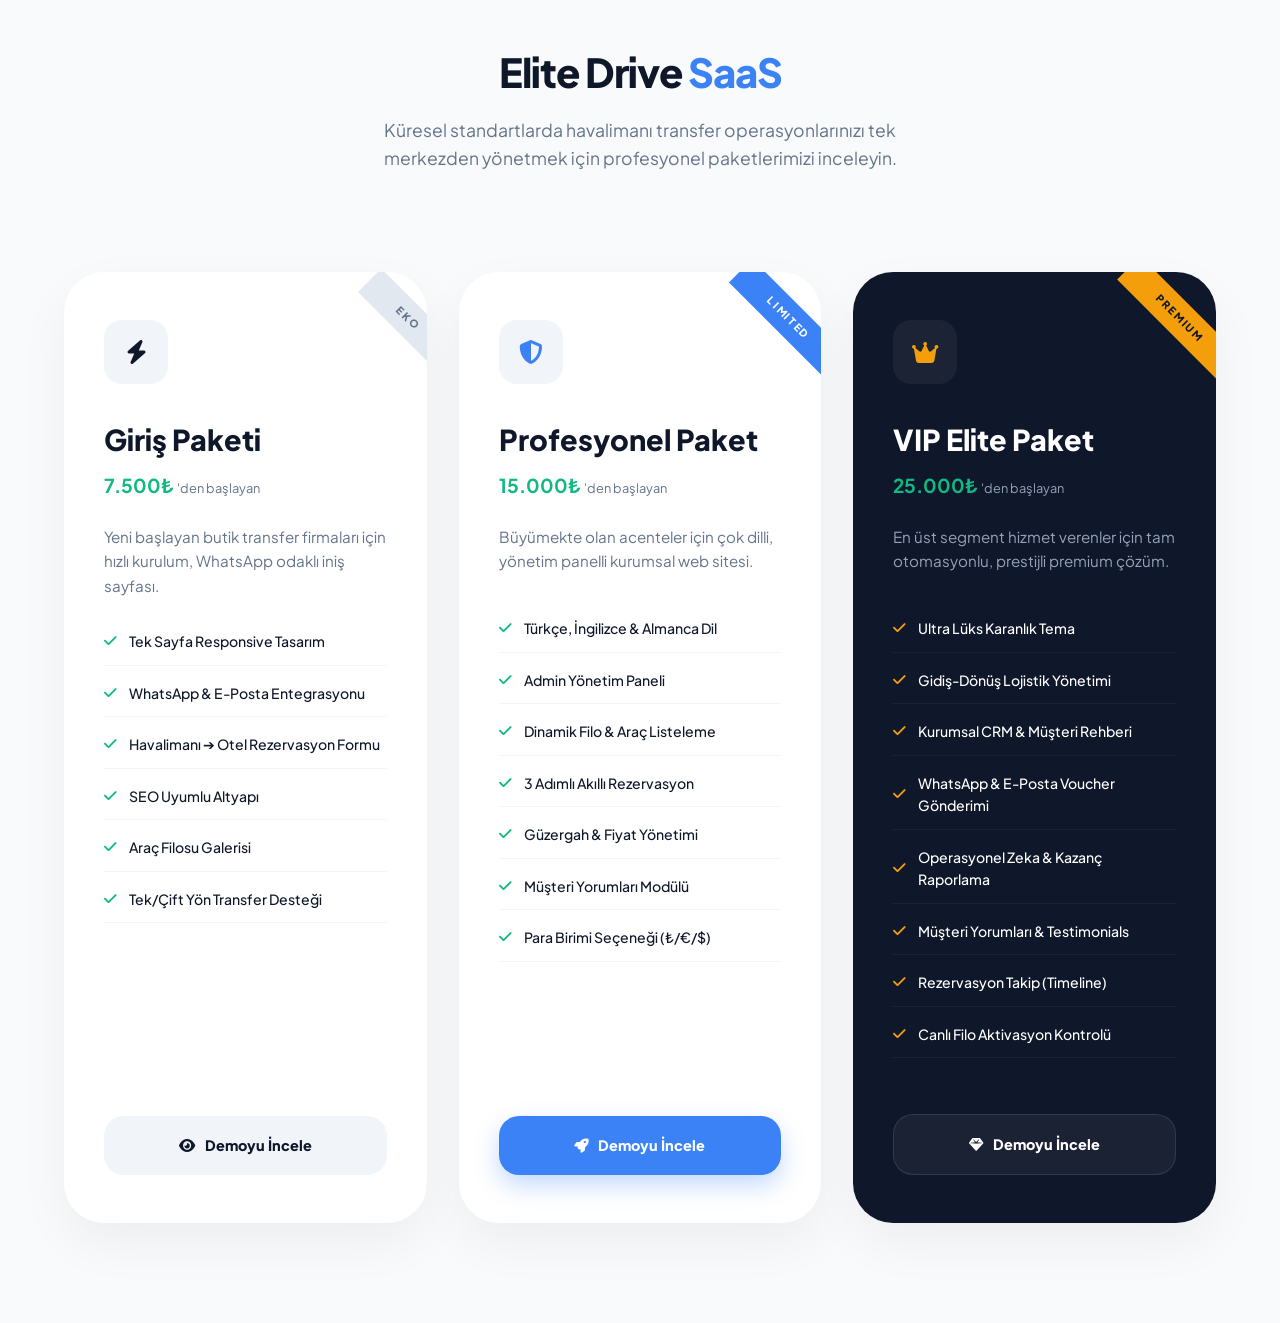
<file: index.html>
<!DOCTYPE html>
<html lang="tr">
<head>
    <meta charset="UTF-8">
    <meta name="viewport" content="width=device-width, initial-scale=1.0">
    <title>Elite Drive SaaS | Havalimanı Transfer Yazılım Çözümleri</title>
    <link rel="stylesheet" href="https://cdnjs.cloudflare.com/ajax/libs/font-awesome/6.4.0/css/all.min.css">
    <style>
        @import url('https://fonts.googleapis.com/css2?family=Plus+Jakarta+Sans:wght@400;500;600;700;800&display=swap');

        :root {
            --primary: #3b82f6;
            --dark: #0f172a;
            --slate: #64748b;
            --bg: #f8fafc;
        }

        * { margin:0; padding:0; box-sizing:border-box; }
        body { font-family: 'Plus Jakarta Sans', sans-serif; background: var(--bg); color: var(--dark); line-height: 1.6; }

        .container { max-width: 1200px; margin: 0 auto; padding: 0 24px; }

        header { padding: 40px 0; text-align: center; }
        header h1 { font-size: 2.5rem; font-weight: 800; letter-spacing: -1px; margin-bottom: 12px; }
        header h1 span { color: var(--primary); }
        header p { color: var(--slate); font-size: 1.1rem; max-width: 600px; margin: 0 auto; }

        .pricing-section { padding: 60px 0 100px; }
        .pricing-grid { 
            display: grid; 
            grid-template-columns: repeat(3, 1fr); 
            gap: 32px; 
            align-items: stretch;
        }

        .card {
            background: white;
            border-radius: 40px;
            padding: 48px 40px;
            box-shadow: 0 20px 50px rgba(0,0,0,0.05);
            position: relative;
            transition: 0.4s cubic-bezier(0.175, 0.885, 0.32, 1.275);
            display: flex;
            flex-direction: column;
            overflow: hidden;
        }

        .card:hover { transform: translateY(-12px); box-shadow: 0 40px 80px rgba(0,0,0,0.1); }

        .card.premium { background: var(--dark); color: white; }

        .badge {
            position: absolute;
            top: 30px;
            right: -35px;
            background: #e2e8f0;
            padding: 8px 40px;
            transform: rotate(45deg);
            font-size: 0.65rem;
            font-weight: 800;
            text-transform: uppercase;
            letter-spacing: 2px;
            color: var(--slate);
        }
        .card.pro .badge { background: var(--primary); color: white; }
        .card.premium .badge { background: #f59e0b; color: var(--dark); }

        .icon-box {
            width: 64px;
            height: 64px;
            background: #f1f5f9;
            border-radius: 18px;
            display: flex;
            align-items: center;
            justify-content: center;
            font-size: 1.5rem;
            margin-bottom: 32px;
        }
        .card.premium .icon-box { background: rgba(255,255,255,0.05); color: #f59e0b; }
        .card.pro .icon-box { color: var(--primary); }

        .card h2 { font-size: 1.8rem; font-weight: 800; margin-bottom: 8px; }
        .price { font-size: 1.2rem; font-weight: 700; color: #10b981; margin-bottom: 24px; }
        .description { color: var(--slate); font-size: 0.95rem; margin-bottom: 32px; min-height: 60px; }
        .card.premium .description { color: #94a3b8; }

        .features { list-style: none; margin-bottom: 40px; flex: 1; }
        .features li { 
            margin-bottom: 16px; 
            display: flex; 
            align-items: center; 
            gap: 12px; 
            font-size: 0.88rem; 
            font-weight: 500;
            padding-bottom: 12px;
            border-bottom: 1px solid #f1f5f9;
        }
        .card.premium li { border-bottom-color: rgba(255,255,255,0.05); }
        .features li i { color: #10b981; font-size: 0.9rem; }
        .card.premium li i { color: #f59e0b; }

        .btn {
            background: #f1f5f9;
            color: var(--dark);
            text-decoration: none;
            padding: 18px;
            border-radius: 20px;
            text-align: center;
            font-weight: 800;
            font-size: 0.9rem;
            display: flex;
            align-items: center;
            justify-content: center;
            gap: 10px;
            transition: 0.3s;
        }
        .card.pro .btn { background: var(--primary); color: white; box-shadow: 0 10px 25px rgba(59,130,246,0.3); }
        .card.premium .btn { background: rgba(255,255,255,0.05); color: white; border: 1px solid rgba(255,255,255,0.1); }
        .card.premium .btn:hover { background: #f59e0b; color: var(--dark); }

        @media (max-width: 1024px) { .pricing-grid { grid-template-columns: 1fr; } .card { max-width: 500px; margin: 0 auto; } }
    </style>
</head>
<body>

    <header>
        <div class="container">
            <h1>Elite Drive <span>SaaS</span></h1>
            <p>Küresel standartlarda havalimanı transfer operasyonlarınızı tek merkezden yönetmek için profesyonel paketlerimizi inceleyin.</p>
        </div>
    </header>

    <section class="pricing-section">
        <div class="container">
            <div class="pricing-grid">
                
                <!-- Giriş Paketi -->
                <div class="card">
                    <div class="badge">EKO</div>
                    <div class="icon-box"><i class="fas fa-bolt"></i></div>
                    <h2>Giriş Paketi</h2>
                    <div class="price">7.500₺ <small style="font-size: 0.8rem; font-weight: 400; color: #64748b;">'den başlayan</small></div>
                    <p class="description">Yeni başlayan butik transfer firmaları için hızlı kurulum, WhatsApp odaklı iniş sayfası.</p>
                    <ul class="features">
                        <li><i class="fas fa-check"></i> Tek Sayfa Responsive Tasarım</li>
                        <li><i class="fas fa-check"></i> WhatsApp & E-Posta Entegrasyonu</li>
                        <li><i class="fas fa-check"></i> Havalimanı ➔ Otel Rezervasyon Formu</li>
                        <li><i class="fas fa-check"></i> SEO Uyumlu Altyapı</li>
                        <li><i class="fas fa-check"></i> Araç Filosu Galerisi</li>
                        <li><i class="fas fa-check"></i> Tek/Çift Yön Transfer Desteği</li>
                    </ul>
                    <a href="/basic-package/" class="btn"><i class="fas fa-eye"></i> Demoyu İncele</a>
                </div>

                <!-- Profesyonel Paket -->
                <div class="card pro">
                    <div class="badge">LIMITED</div>
                    <div class="icon-box"><i class="fas fa-shield-alt"></i></div>
                    <h2>Profesyonel Paket</h2>
                    <div class="price" style="color: #10b981;">15.000₺ <small style="font-size: 0.8rem; font-weight: 400; color: #64748b;">'den başlayan</small></div>
                    <p class="description">Büyümekte olan acenteler için çok dilli, yönetim panelli kurumsal web sitesi.</p>
                    <ul class="features">
                        <li><i class="fas fa-check"></i> Türkçe, İngilizce & Almanca Dil</li>
                        <li><i class="fas fa-check"></i> Admin Yönetim Paneli</li>
                        <li><i class="fas fa-check"></i> Dinamik Filo & Araç Listeleme</li>
                        <li><i class="fas fa-check"></i> 3 Adımlı Akıllı Rezervasyon</li>
                        <li><i class="fas fa-check"></i> Güzergah & Fiyat Yönetimi</li>
                        <li><i class="fas fa-check"></i> Müşteri Yorumları Modülü</li>
                        <li><i class="fas fa-check"></i> Para Birimi Seçeneği (₺/€/$)</li>
                    </ul>
                    <a href="/pro-package/" class="btn"><i class="fas fa-rocket"></i> Demoyu İncele</a>
                </div>

                <!-- VIP Elite Paket -->
                <div class="card premium">
                    <div class="badge">PREMIUM</div>
                    <div class="icon-box"><i class="fas fa-crown"></i></div>
                    <h2>VIP Elite Paket</h2>
                    <div class="price">25.000₺ <small style="font-size: 0.8rem; font-weight: 400; color: #94a3b8;">'den başlayan</small></div>
                    <p class="description">En üst segment hizmet verenler için tam otomasyonlu, prestijli premium çözüm.</p>
                    <ul class="features">
                        <li><i class="fas fa-check"></i> Ultra Lüks Karanlık Tema</li>
                        <li><i class="fas fa-check"></i> Gidiş-Dönüş Lojistik Yönetimi</li>
                        <li><i class="fas fa-check"></i> Kurumsal CRM & Müşteri Rehberi</li>
                        <li><i class="fas fa-check"></i> WhatsApp & E-Posta Voucher Gönderimi</li>
                        <li><i class="fas fa-check"></i> Operasyonel Zeka & Kazanç Raporlama</li>
                        <li><i class="fas fa-check"></i> Müşteri Yorumları & Testimonials</li>
                        <li><i class="fas fa-check"></i> Rezervasyon Takip (Timeline)</li>
                        <li><i class="fas fa-check"></i> Canlı Filo Aktivasyon Kontrolü</li>
                    </ul>
                    <a href="/premium-package/" class="btn"><i class="fas fa-gem"></i> Demoyu İncele</a>
                </div>

            </div>
        </div>
    </section>

</body>
</html>
</file>
